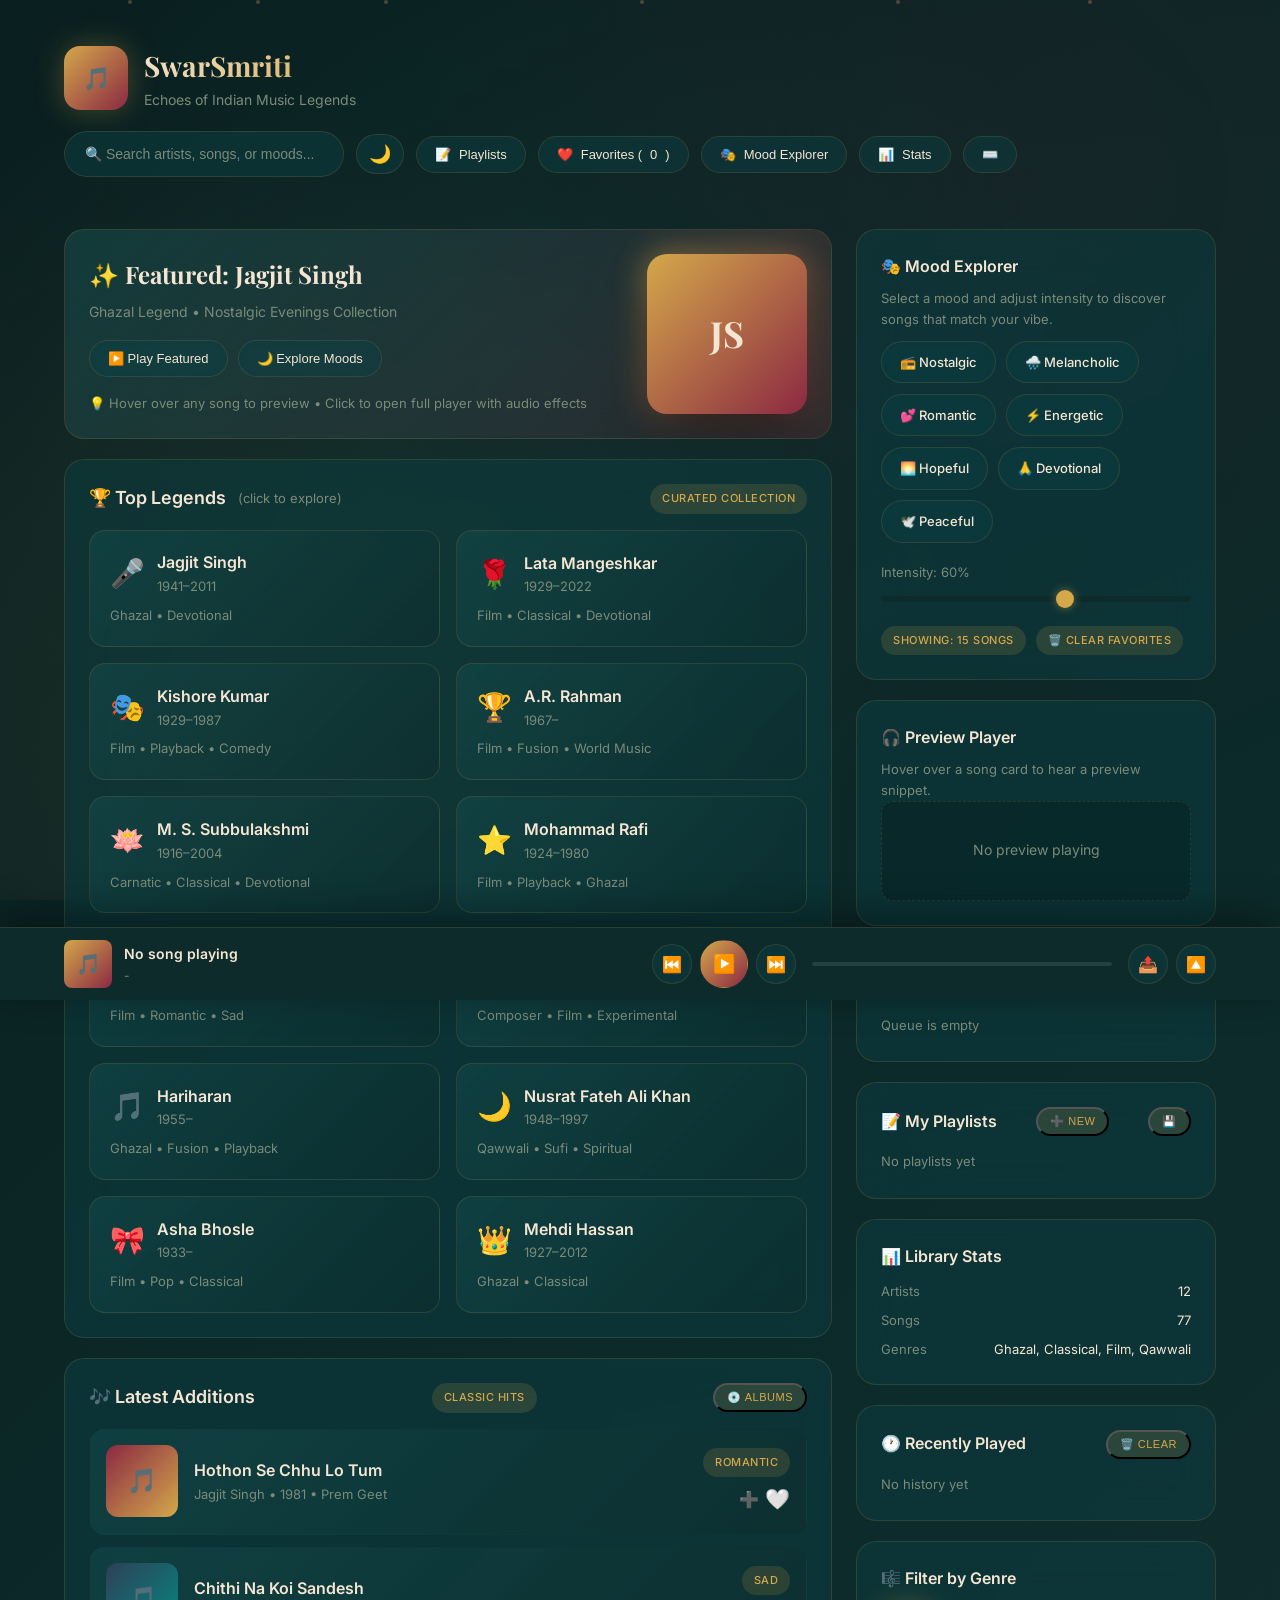
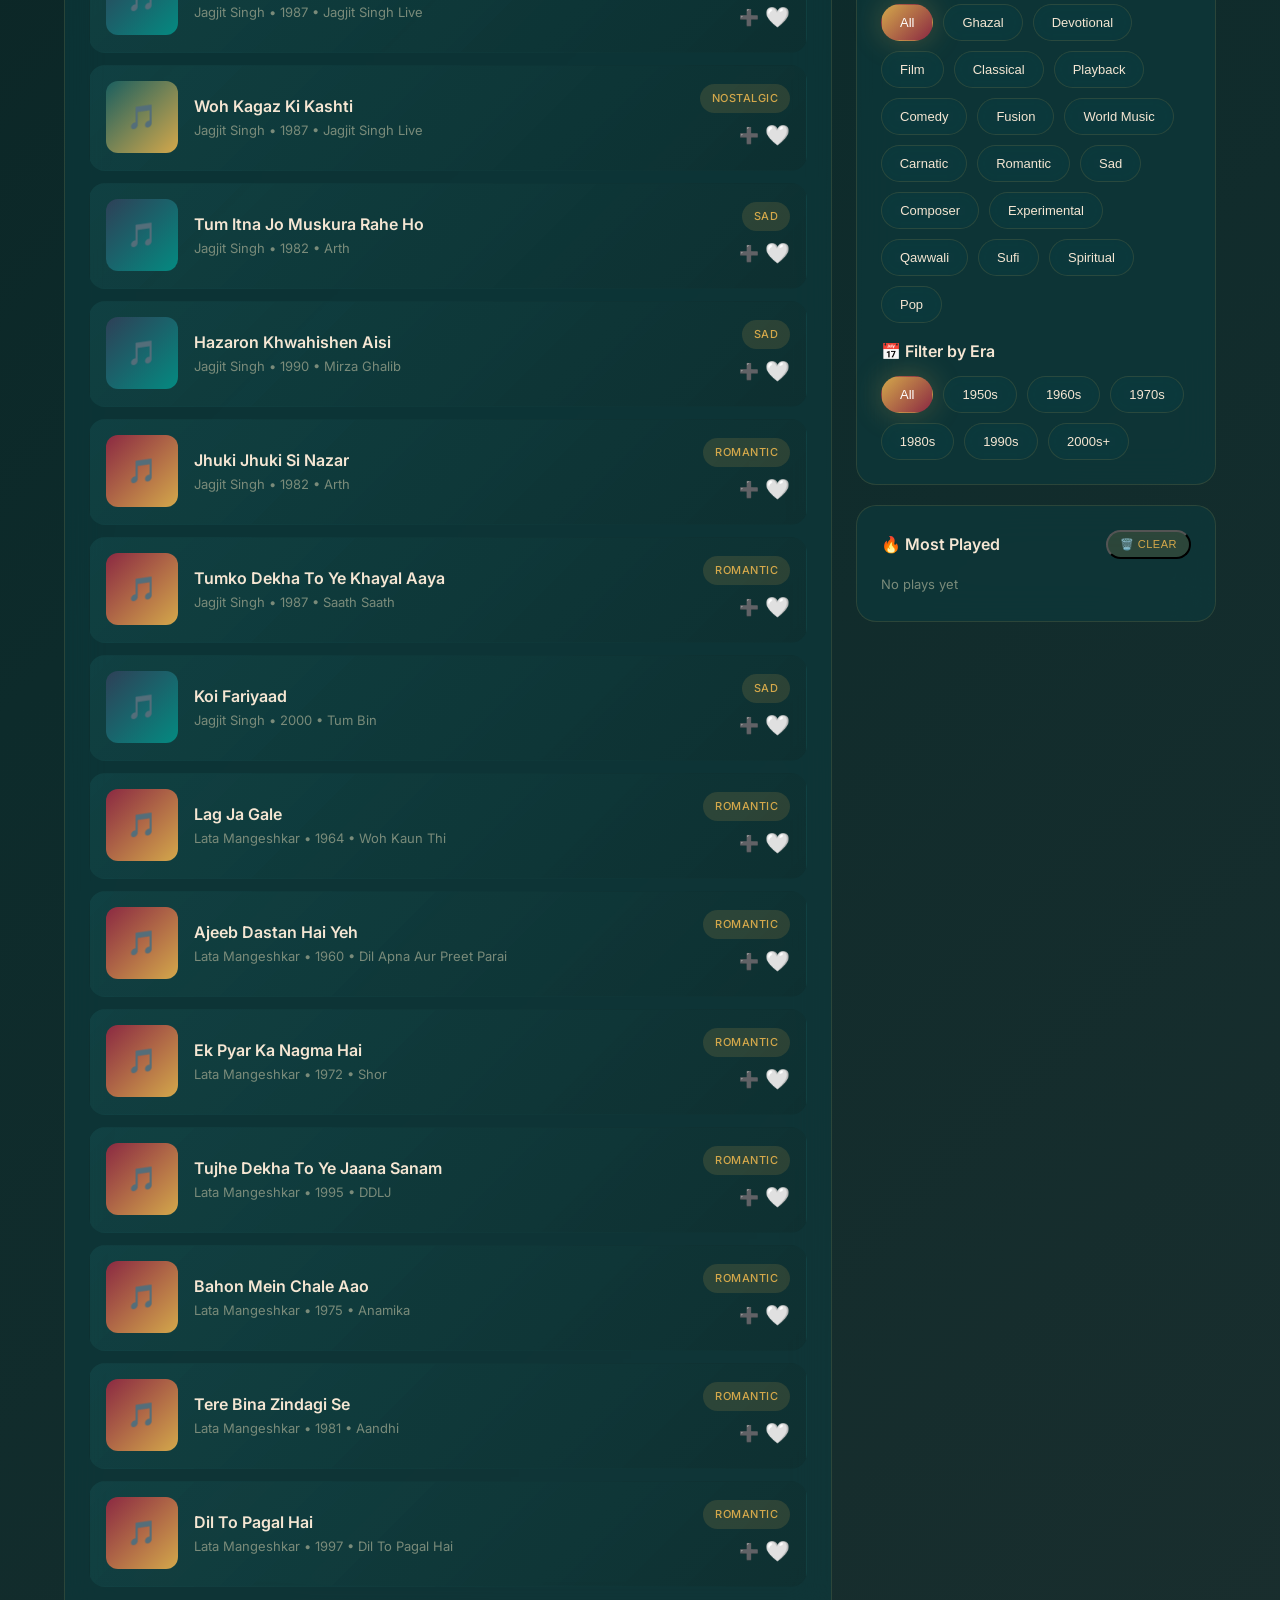
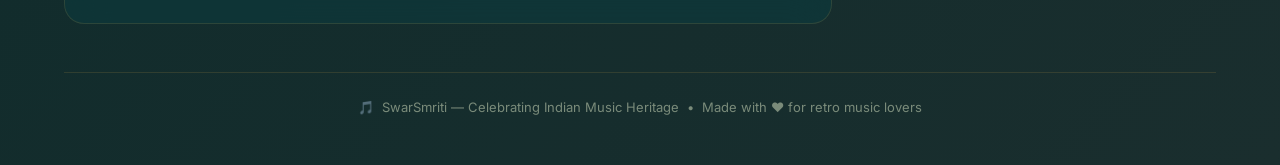
<file: index.html>
<!doctype html>
<html lang="en">

<head>
  <meta charset="utf-8" />
  <meta name="viewport" content="width=device-width,initial-scale=1" />
  <meta name="description"
    content="SwarSmriti - A premium retro Indian music platform celebrating legendary artists and timeless melodies" />
  <meta name="theme-color" content="#0A1F1F" />
  <meta name="apple-mobile-web-app-capable" content="yes" />
  <meta name="apple-mobile-web-app-status-bar-style" content="black-translucent" />
  <meta name="apple-mobile-web-app-title" content="SwarSmriti" />
  <title>SwarSmriti — Echoes of Indian Music Legends</title>

  <!-- Favicon and Icons -->
  <link rel="icon" type="image/svg+xml" href="favicon.svg">
  <link rel="apple-touch-icon" href="icons/icon.svg">

  <!-- PWA Manifest -->
  <link rel="manifest" href="manifest.json">

  <!-- Fonts -->
  <link rel="preconnect" href="https://fonts.googleapis.com">
  <link rel="preconnect" href="https://fonts.gstatic.com" crossorigin>
  <link
    href="https://fonts.googleapis.com/css2?family=Playfair+Display:wght@400;600;700&family=Inter:wght@300;400;500;600;700&display=swap"
    rel="stylesheet">
  <link rel="stylesheet" href="style.css">
</head>

<body>
  <!-- Floating Particles -->
  <div class="particles">
    <div class="particle"></div>
    <div class="particle"></div>
    <div class="particle"></div>
    <div class="particle"></div>
    <div class="particle"></div>
    <div class="particle"></div>
  </div>

  <div class="container">
    <header>
      <div class="brand">
        <div class="logo">🎵</div>
        <div>
          <h1>SwarSmriti</h1>
          <div class="muted">Echoes of Indian Music Legends</div>
        </div>
      </div>

      <div class="controls">
        <input id="searchInput" class="search" placeholder="🔍 Search artists, songs, or moods..." autocomplete="off" />
        <button class="pill" id="themeToggle" title="Toggle Theme">
          <span>🌙</span>
        </button>
        <button class="pill" id="viewPlaylists">
          <span>📝</span> Playlists
        </button>
        <button class="pill" id="viewFavorites">
          <span>❤️</span> Favorites (<span id="favCount">0</span>)
        </button>
        <button class="pill" id="navMood">
          <span>🎭</span> Mood Explorer
        </button>
        <button class="pill" id="viewStats" onclick="showStatistics()">
          <span>📊</span> Stats
        </button>
        <button class="pill" id="keyboardShortcutsBtn" title="Keyboard Shortcuts" onclick="showKeyboardShortcuts()">
          <span>⌨️</span>
        </button>
      </div>
    </header>

    <main>
      <section>
        <!-- Home Hero -->
        <div class="card hero" id="homeHero">
          <div style="flex:1">
            <div style="display:flex;align-items:center;justify-content:space-between;gap:16px;flex-wrap:wrap">
              <div>
                <h2 id="featuredTitle">✨ Featured: Jagjit Singh</h2>
                <div class="muted">Ghazal Legend • Nostalgic Evenings Collection</div>
              </div>
              <div style="display:flex;gap:10px;align-items:center;flex-wrap:wrap">
                <button class="chip" id="playFeatured">▶️ Play Featured</button>
                <button class="chip" id="openMood">🌙 Explore Moods</button>
              </div>
            </div>
            <p class="small muted" style="margin-top:16px">
              💡 Hover over any song to preview • Click to open full player with audio effects
            </p>
          </div>
          <div class="art">JS</div>
        </div>

        <div style="height:20px"></div>

        <!-- Top Legends Section -->
        <div class="card">
          <div style="display:flex;align-items:center;justify-content:space-between;margin-bottom:16px">
            <div style="display:flex;gap:12px;align-items:center">
              <strong style="font-size:18px">🏆 Top Legends</strong>
              <span class="muted small">(click to explore)</span>
            </div>
            <div class="badge">Curated Collection</div>
          </div>
          <div class="grid" id="artistsGrid"></div>
        </div>

        <div style="height:20px"></div>

        <!-- Songs List Section -->
        <div class="card">
          <div style="display:flex;align-items:center;justify-content:space-between;margin-bottom:16px">
            <strong style="font-size:18px" id="listTitle">🎶 Latest Additions</strong>
            <div class="badge">Classic Hits</div>
          </div>
          <div id="songsList"></div>
        </div>
      </section>

      <!-- Right Sidebar -->
      <aside class="right-col">
        <div class="card">
          <strong style="font-size:16px">🎭 Mood Explorer</strong>
          <p class="muted small" style="margin-top:8px">Select a mood and adjust intensity to discover songs that match
            your vibe.</p>
          <div id="moodChips" class="moodRow"></div>

          <div style="margin-top:16px">
            <label class="muted small">Intensity: <span id="intensityVal">60</span>%</label>
            <input id="intensity" class="slider" type="range" min="0" max="100" value="60" />
          </div>

          <div style="height:16px"></div>
          <div style="display:flex;gap:10px;align-items:center;flex-wrap:wrap">
            <div class="badge">Showing: <span id="resultsCount">0</span> songs</div>
            <div class="badge" id="clearFav" style="cursor:pointer">🗑️ Clear favorites</div>
          </div>
        </div>

        <div class="card">
          <strong style="font-size:16px">🎧 Preview Player</strong>
          <p class="muted small" style="margin-top:8px">Hover over a song card to hear a preview snippet.</p>
          <div id="previewArea">
            <span class="muted">No preview playing</span>
          </div>
        </div>

        <!-- Play Queue -->
        <div class="card">
          <div style="display:flex;justify-content:space-between;align-items:center;margin-bottom:12px">
            <strong style="font-size:16px">📋 Play Queue</strong>
            <button class="badge" id="clearQueue" style="cursor:pointer">🗑️ Clear</button>
          </div>
          <div id="queueList" style="max-height:200px;overflow-y:auto">
            <span class="muted small">Queue is empty</span>
          </div>
        </div>

        <!-- Playlists -->
        <div class="card">
          <div style="display:flex;justify-content:space-between;align-items:center;margin-bottom:12px">
            <strong style="font-size:16px">📝 My Playlists</strong>
            <button class="badge" id="newPlaylist" style="cursor:pointer">➕ New</button>
          </div>
          <div id="playlistsList" style="max-height:180px;overflow-y:auto">
            <span class="muted small">No playlists yet</span>
          </div>
        </div>

        <!-- Quick Stats -->
        <div class="card">
          <strong style="font-size:16px">📊 Library Stats</strong>
          <div style="margin-top:12px;display:grid;gap:8px">
            <div style="display:flex;justify-content:space-between">
              <span class="muted small">Artists</span>
              <span class="small" id="statArtists">10</span>
            </div>
            <div style="display:flex;justify-content:space-between">
              <span class="muted small">Songs</span>
              <span class="small" id="statSongs">15</span>
            </div>
            <div style="display:flex;justify-content:space-between">
              <span class="muted small">Genres</span>
              <span class="small">Ghazal, Classical, Film, Qawwali</span>
            </div>
          </div>
        </div>

        <!-- Recently Played -->
        <div class="card">
          <div style="display:flex;justify-content:space-between;align-items:center;margin-bottom:12px">
            <strong style="font-size:16px">🕐 Recently Played</strong>
            <button class="badge" id="clearRecent" style="cursor:pointer">🗑️ Clear</button>
          </div>
          <div id="recentlyPlayedList" style="max-height:180px;overflow-y:auto">
            <span class="muted small">No history yet</span>
          </div>
        </div>

        <!-- Genre & Era Filters -->
        <div class="card">
          <strong style="font-size:16px">🎼 Filter by Genre</strong>
          <div id="genreFilters" class="moodRow" style="margin-top:12px">
            <!-- Will be populated by JavaScript -->
          </div>
          <div style="margin-top:16px">
            <strong style="font-size:16px">📅 Filter by Era</strong>
            <div id="eraFilters" class="moodRow" style="margin-top:12px">
              <!-- Will be populated by JavaScript -->
            </div>
          </div>
        </div>

        <!-- Most Played -->
        <div class="card">
          <div style="display:flex;justify-content:space-between;align-items:center;margin-bottom:12px">
            <strong style="font-size:16px">🔥 Most Played</strong>
            <button class="badge" id="clearPlayCounts" style="cursor:pointer">🗑️ Clear</button>
          </div>
          <div id="mostPlayedList" style="max-height:180px;overflow-y:auto">
            <span class="muted small">No plays yet</span>
          </div>
        </div>
      </aside>
    </main>

    <footer>
      <div style="display:flex;align-items:center;justify-content:center;gap:8px">
        <span>🎵</span>
        <span>SwarSmriti — Celebrating Indian Music Heritage</span>
        <span>•</span>
        <span>Made with ❤️ for retro music lovers</span>
      </div>
    </footer>
  </div>

  <!-- Modal Player -->
  <div id="modal" style="display:none" class="modal">
    <div class="player card">
      <div style="display:flex;justify-content:space-between;align-items:center;gap:16px;flex-wrap:wrap">
        <div style="flex:1;min-width:0">
          <strong id="modalTitle" style="font-size:20px">Song title</strong>
          <div class="muted small" id="modalArtist">artist</div>
        </div>
        <div style="display:flex;align-items:center;gap:12px">
          <!-- Volume Control -->
          <div id="volumeControl" style="display:flex;align-items:center;gap:8px">
            <span id="volumeIcon" title="Click to mute (M)">🔊</span>
            <input id="volumeSlider" class="slider" type="range" min="0" max="1" step="0.05" value="1"
              style="width:80px" title="Volume (↑/↓)" />
            <span id="volumeVal" class="muted small" style="width:40px;text-align:right">100%</span>
          </div>
          <!-- Share Button -->
          <button class="pill" id="modalShareBtn" title="Share this song" onclick="shareCurrentSong()">📤 Share</button>
          <button class="pill" id="songDetailsBtn" title="Song Details" onclick="showSongDetails()">ℹ️ Info</button>
          <button class="pill" id="sleepTimerBtn" title="Sleep Timer" onclick="showSleepTimer()">⏰ Timer</button>
          <button class="pill" id="shortcutsBtn" title="Keyboard Shortcuts"
            onclick="showKeyboardShortcuts()">⌨️</button>
          <div class="close" id="closeModal">✕</div>
        </div>
      </div>

      <div style="margin-top:20px">
        <!-- Playback Controls Bar -->
        <div id="playbackControls"
          style="display:flex;justify-content:center;gap:12px;margin-bottom:16px;flex-wrap:wrap">
          <button class="pill" id="btnPrev" title="Previous">⏮️ Prev</button>
          <button class="pill" id="btnShuffle" title="Shuffle">🔀 Off</button>
          <button class="pill" id="btnRepeat" title="Repeat">🔁 Off</button>
          <button class="pill" id="btnNext" title="Next">Next ⏭️</button>
        </div>

        <!-- Queue Info -->
        <div style="text-align:center;margin-bottom:12px">
          <span class="muted small">Now playing: <span id="queuePosition">1</span> of <span
              id="queueTotal">1</span></span>
        </div>

        <!-- Audio/YouTube player will be injected here -->
        <div id="modalPlayer"></div>

        <!-- Progress Bar with Seek -->
        <div id="progressContainer" style="margin-top:16px">
          <div style="display:flex;align-items:center;gap:12px">
            <span class="muted small" id="currentTime">0:00</span>
            <div id="progressBar" class="progress-bar">
              <div id="progressFill" class="progress-fill"></div>
              <div id="progressHandle" class="progress-handle"></div>
            </div>
            <span class="muted small" id="totalTime">0:00</span>
          </div>
        </div>

        <!-- Audio Visualizer -->
        <div id="visualizerContainer" style="margin-top:16px;display:flex;justify-content:center">
          <canvas id="visualizer" width="600" height="80"></canvas>
        </div>

        <!-- Effect Controls -->
        <div id="audioControls" style="margin-top:20px;display:grid;gap:12px">
          <div style="display:flex;gap:12px;align-items:center">
            <label style="width:100px" class="muted small">⏩ Playback</label>
            <input id="playbackRate" class="slider" type="range" min="0.5" max="1.6" step="0.01" value="1" />
            <span id="playbackVal" class="muted small" style="width:50px;text-align:right">1.00x</span>
          </div>

          <div style="display:flex;gap:12px;align-items:center">
            <label style="width:100px" class="muted small">🔊 Bass</label>
            <input id="bass" class="slider" type="range" min="-12" max="12" step="0.5" value="0" />
            <span id="bassVal" class="muted small" style="width:50px;text-align:right">0 dB</span>
          </div>

          <div style="display:flex;gap:12px;align-items:center">
            <label style="width:100px" class="muted small">🔔 Treble</label>
            <input id="treble" class="slider" type="range" min="-12" max="12" step="0.5" value="0" />
            <span id="trebleVal" class="muted small" style="width:50px;text-align:right">0 dB</span>
          </div>

          <div style="display:flex;gap:12px;align-items:center">
            <label style="width:100px" class="muted small">🏛️ Reverb</label>
            <input id="reverb" class="slider" type="range" min="0" max="1" step="0.05" value="0" />
            <span id="reverbVal" class="muted small" style="width:50px;text-align:right">0%</span>
          </div>

          <div style="display:flex;gap:12px;align-items:center">
            <label style="width:100px" class="muted small">🎤 Vocal</label>
            <button id="vocalToggle" class="pill">Center Cancel: Off</button>
          </div>

          <!-- Equalizer Presets -->
          <div style="display:flex;gap:12px;align-items:center;margin-top:8px">
            <label style="width:100px" class="muted small">🎚️ Presets</label>
            <div style="display:flex;gap:8px;flex-wrap:wrap;flex:1">
              <button class="chip eq-preset" data-preset="normal"
                onclick="applyEqualizerPreset('normal')">Normal</button>
              <button class="chip eq-preset" data-preset="rock" onclick="applyEqualizerPreset('rock')">Rock</button>
              <button class="chip eq-preset" data-preset="pop" onclick="applyEqualizerPreset('pop')">Pop</button>
              <button class="chip eq-preset" data-preset="classical"
                onclick="applyEqualizerPreset('classical')">Classical</button>
              <button class="chip eq-preset" data-preset="jazz" onclick="applyEqualizerPreset('jazz')">Jazz</button>
              <button class="chip eq-preset" data-preset="bass" onclick="applyEqualizerPreset('bass')">Bass
                Boost</button>
            </div>
          </div>
        </div>
      </div>
    </div>
  </div>

  <!-- Playlist Creation Modal -->
  <div id="playlistModal" class="modal" style="display:none">
    <div class="player card" style="max-width:400px">
      <div style="display:flex;justify-content:space-between;align-items:center">
        <strong style="font-size:18px">📝 Create Playlist</strong>
        <div class="close" id="closePlaylistModal">✕</div>
      </div>
      <div style="margin-top:20px">
        <input type="text" id="playlistNameInput" class="search" placeholder="Enter playlist name..."
          style="width:100%;min-width:auto">
        <div style="margin-top:16px;display:flex;gap:10px;justify-content:flex-end">
          <button class="pill" id="cancelPlaylist">Cancel</button>
          <button class="chip active" id="createPlaylist">Create</button>
        </div>
      </div>
    </div>
  </div>

  <!-- Add to Playlist Modal -->
  <div id="addToPlaylistModal" class="modal" style="display:none">
    <div class="player card" style="max-width:400px">
      <div style="display:flex;justify-content:space-between;align-items:center">
        <strong style="font-size:18px">➕ Add to Playlist</strong>
        <div class="close" id="closeAddToPlaylistModal">✕</div>
      </div>
      <div style="margin-top:20px">
        <div id="playlistOptions" style="max-height:250px;overflow-y:auto">
          <span class="muted small">No playlists available</span>
        </div>
      </div>
    </div>
  </div>

  <!-- Song Details Modal -->
  <div id="songDetailsModal" class="modal" style="display:none">
    <div class="player card" style="max-width:500px">
      <div style="display:flex;justify-content:space-between;align-items:center">
        <strong style="font-size:18px">ℹ️ Song Details</strong>
        <div class="close" id="closeSongDetailsModal">✕</div>
      </div>
      <div id="songDetailsContent" style="margin-top:20px">
        <!-- Content will be populated by JavaScript -->
      </div>
    </div>
  </div>

  <!-- Sleep Timer Modal -->
  <div id="sleepTimerModal" class="modal" style="display:none">
    <div class="player card" style="max-width:400px">
      <div style="display:flex;justify-content:space-between;align-items:center">
        <strong style="font-size:18px">⏰ Sleep Timer</strong>
        <div class="close" id="closeSleepTimerModal">✕</div>
      </div>
      <div style="margin-top:20px">
        <div style="margin-bottom:16px">
          <label class="muted small" style="display:block;margin-bottom:8px">Timer Duration</label>
          <div style="display:flex;gap:8px;flex-wrap:wrap">
            <button class="chip timer-option" data-minutes="5" onclick="setSleepTimer(5)">5 min</button>
            <button class="chip timer-option" data-minutes="10" onclick="setSleepTimer(10)">10 min</button>
            <button class="chip timer-option" data-minutes="15" onclick="setSleepTimer(15)">15 min</button>
            <button class="chip timer-option" data-minutes="30" onclick="setSleepTimer(30)">30 min</button>
            <button class="chip timer-option" data-minutes="60" onclick="setSleepTimer(60)">60 min</button>
            <button class="chip timer-option" data-minutes="0" onclick="cancelSleepTimer()">Cancel</button>
          </div>
        </div>
        <div id="sleepTimerStatus" class="muted small"
          style="text-align:center;padding:12px;background:rgba(255,255,255,0.05);border-radius:8px">
          Timer not set
        </div>
      </div>
    </div>
  </div>

  <!-- Statistics Modal -->
  <div id="statsModal" class="modal" style="display:none">
    <div class="player card" style="max-width:600px">
      <div style="display:flex;justify-content:space-between;align-items:center">
        <strong style="font-size:18px">📊 Listening Statistics</strong>
        <div class="close" id="closeStatsModal">✕</div>
      </div>
      <div id="statsContent" style="margin-top:20px">
        <!-- Content will be populated by JavaScript -->
      </div>
    </div>
  </div>

  <script src="data.js"></script>
  <script src="script.js"></script>

  <!-- Service Worker Registration -->
  <script>
    // Register Service Worker for PWA
    if ('serviceWorker' in navigator) {
      window.addEventListener('load', () => {
        navigator.serviceWorker.register('/sw.js')
          .then((registration) => {
            console.log('SW registered:', registration.scope);
          })
          .catch((error) => {
            console.log('SW registration failed:', error);
          });
      });
    }

    // PWA Install Prompt
    let deferredPrompt;
    window.addEventListener('beforeinstallprompt', (e) => {
      e.preventDefault();
      deferredPrompt = e;

      // Show install button if not already added
      if (!document.getElementById('pwaInstallBtn')) {
        const installBtn = document.createElement('button');
        installBtn.id = 'pwaInstallBtn';
        installBtn.className = 'pill pwa-install-btn';
        installBtn.innerHTML = '📲 Install App';
        installBtn.title = 'Install SwarSmriti as an app';
        installBtn.onclick = installPWA;

        // Add to header controls
        const controls = document.querySelector('.controls');
        if (controls) {
          controls.insertBefore(installBtn, controls.firstChild);
        }
      }
    });

    function installPWA() {
      if (!deferredPrompt) return;

      deferredPrompt.prompt();
      deferredPrompt.userChoice.then((choiceResult) => {
        if (choiceResult.outcome === 'accepted') {
          console.log('User accepted the install prompt');
          const btn = document.getElementById('pwaInstallBtn');
          if (btn) btn.remove();
        }
        deferredPrompt = null;
      });
    }

    // Handle app installed
    window.addEventListener('appinstalled', () => {
      console.log('PWA was installed');
      deferredPrompt = null;
      const btn = document.getElementById('pwaInstallBtn');
      if (btn) btn.remove();
    });
  </script>
</body>

</html>
</file>
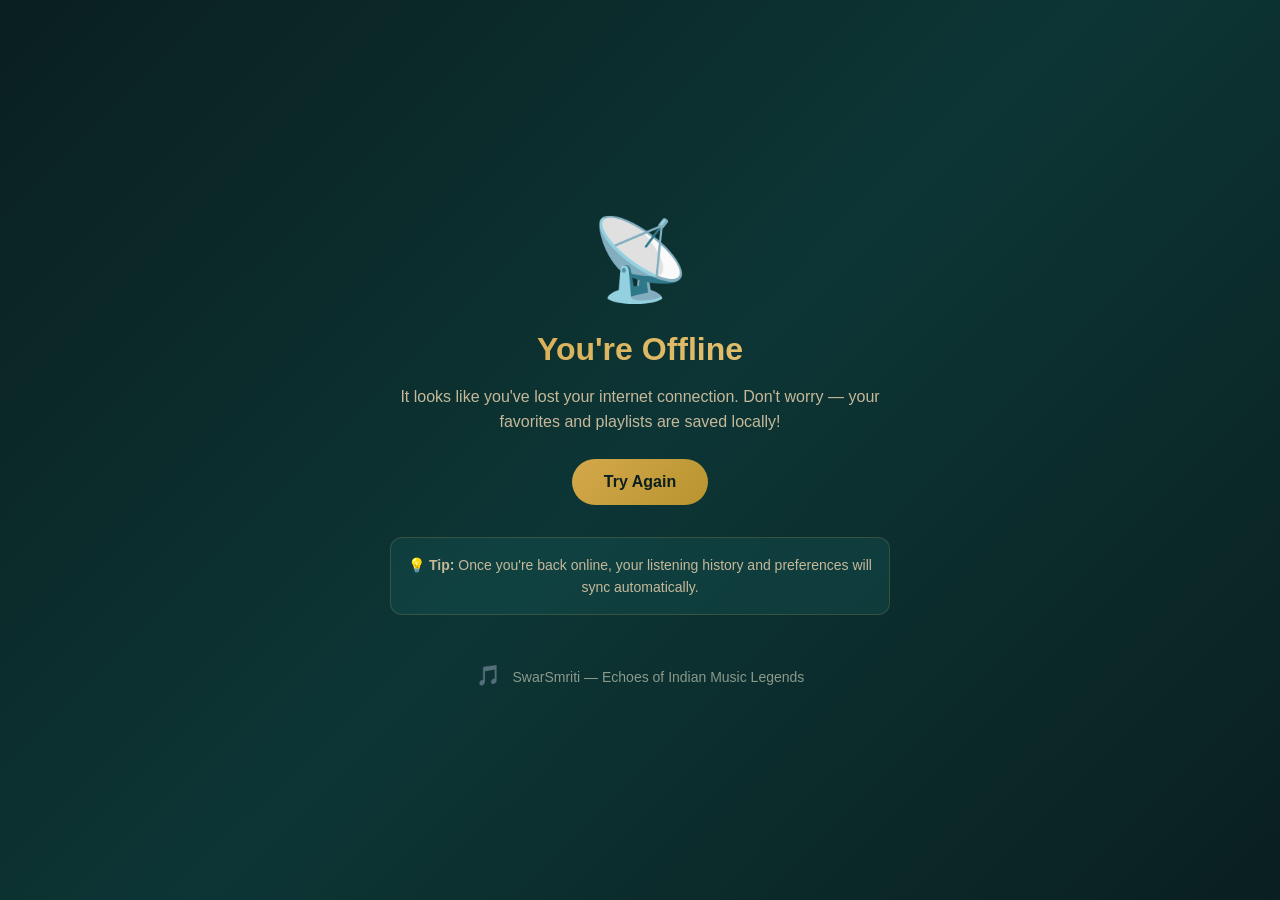
<file: offline.html>
<!doctype html>
<html lang="en">

<head>
    <meta charset="utf-8" />
    <meta name="viewport" content="width=device-width,initial-scale=1" />
    <meta name="theme-color" content="#0A1F1F" />
    <title>Offline - SwarSmriti</title>
    <link rel="icon" type="image/svg+xml" href="favicon.svg">
    <style>
        * {
            margin: 0;
            padding: 0;
            box-sizing: border-box;
        }

        body {
            font-family: 'Inter', -apple-system, BlinkMacSystemFont, 'Segoe UI', sans-serif;
            background: linear-gradient(135deg, #0A1F1F 0%, #0D3535 50%, #0A1F1F 100%);
            color: #F5F0E6;
            min-height: 100vh;
            display: flex;
            align-items: center;
            justify-content: center;
            text-align: center;
            padding: 20px;
        }

        .container {
            max-width: 500px;
        }

        .icon {
            font-size: 80px;
            margin-bottom: 24px;
            animation: pulse 2s ease-in-out infinite;
        }

        @keyframes pulse {

            0%,
            100% {
                transform: scale(1);
                opacity: 1;
            }

            50% {
                transform: scale(1.1);
                opacity: 0.8;
            }
        }

        h1 {
            font-size: 32px;
            font-weight: 700;
            margin-bottom: 16px;
            background: linear-gradient(135deg, #D4A84B, #E8C77B);
            -webkit-background-clip: text;
            -webkit-text-fill-color: transparent;
            background-clip: text;
        }

        p {
            color: #C5B99A;
            font-size: 16px;
            line-height: 1.6;
            margin-bottom: 24px;
        }

        .retry-btn {
            display: inline-block;
            padding: 14px 32px;
            background: linear-gradient(135deg, #D4A84B, #B8942F);
            color: #0A1F1F;
            font-weight: 600;
            border: none;
            border-radius: 50px;
            cursor: pointer;
            font-size: 16px;
            transition: all 0.3s ease;
            text-decoration: none;
        }

        .retry-btn:hover {
            transform: translateY(-2px);
            box-shadow: 0 8px 25px rgba(212, 168, 75, 0.3);
        }

        .note {
            margin-top: 32px;
            padding: 16px;
            background: rgba(26, 95, 95, 0.3);
            border-radius: 12px;
            border: 1px solid rgba(212, 168, 75, 0.2);
        }

        .note p {
            font-size: 14px;
            margin-bottom: 0;
        }

        .brand {
            margin-top: 48px;
            font-size: 14px;
            color: #8B9A8B;
        }

        .brand span {
            font-size: 20px;
            margin-right: 8px;
        }
    </style>
</head>

<body>
    <div class="container">
        <div class="icon">📡</div>
        <h1>You're Offline</h1>
        <p>
            It looks like you've lost your internet connection.
            Don't worry — your favorites and playlists are saved locally!
        </p>

        <button class="retry-btn" onclick="window.location.reload()">
            Try Again
        </button>

        <div class="note">
            <p>
                💡 <strong>Tip:</strong> Once you're back online, your listening history
                and preferences will sync automatically.
            </p>
        </div>

        <div class="brand">
            <span>🎵</span>
            SwarSmriti — Echoes of Indian Music Legends
        </div>
    </div>

    <script>
        // Auto-retry when connection is restored
        window.addEventListener('online', () => {
            window.location.reload();
        });
    </script>
</body>

</html>
</file>
<file: style.css>
/* SwarSmriti - Premium Retro Music Platform */
/* Color Palette: Deep Teal, Amber Gold, Burgundy, Vintage Cream */

:root {
  /* Core Colors */
  --bg-primary: #0A1F1F;
  --bg-secondary: #0D2B2B;
  --bg-card: rgba(13, 59, 62, 0.6);
  --bg-card-hover: rgba(13, 59, 62, 0.85);

  /* Accent Colors */
  --accent-gold: #D4A84B;
  --accent-gold-light: #E8C97A;
  --accent-burgundy: #8B2942;
  --accent-teal: #1A5F5F;

  /* Text Colors */
  --text-primary: #F5E6D3;
  --text-secondary: #B8A88A;
  --text-muted: #7A8B7A;

  /* Effects */
  --glass-border: rgba(212, 168, 75, 0.15);
  --glow-gold: 0 0 30px rgba(212, 168, 75, 0.3);
  --shadow-lg: 0 25px 50px -12px rgba(0, 0, 0, 0.5);

  /* Gradients */
  --gradient-bg: linear-gradient(135deg, #0A1F1F 0%, #0D2B2B 50%, #1A2E2E 100%);
  --gradient-card: linear-gradient(135deg, rgba(26, 95, 95, 0.3) 0%, rgba(13, 43, 43, 0.5) 100%);
  --gradient-accent: linear-gradient(135deg, #D4A84B 0%, #8B2942 100%);
}

/* Reset & Base */
*,
*::before,
*::after {
  box-sizing: border-box;
  margin: 0;
  padding: 0;
}

body {
  font-family: 'Inter', -apple-system, BlinkMacSystemFont, 'Segoe UI', sans-serif;
  background: var(--gradient-bg);
  color: var(--text-primary);
  min-height: 100vh;
  line-height: 1.6;
  overflow-x: hidden;
}

/* Animated Background */
body::before {
  content: '';
  position: fixed;
  top: 0;
  left: 0;
  right: 0;
  bottom: 0;
  background:
    radial-gradient(circle at 20% 80%, rgba(212, 168, 75, 0.08) 0%, transparent 50%),
    radial-gradient(circle at 80% 20%, rgba(139, 41, 66, 0.08) 0%, transparent 50%),
    radial-gradient(circle at 40% 40%, rgba(26, 95, 95, 0.1) 0%, transparent 60%);
  pointer-events: none;
  z-index: -1;
  animation: backgroundPulse 15s ease-in-out infinite;
}

@keyframes backgroundPulse {

  0%,
  100% {
    opacity: 1;
  }

  50% {
    opacity: 0.7;
  }
}

/* Floating Particles */
.particles {
  position: fixed;
  top: 0;
  left: 0;
  right: 0;
  bottom: 0;
  pointer-events: none;
  overflow: hidden;
  z-index: -1;
}

.particle {
  position: absolute;
  width: 4px;
  height: 4px;
  background: var(--accent-gold);
  border-radius: 50%;
  opacity: 0.3;
  animation: float 20s infinite ease-in-out;
}

.particle:nth-child(1) {
  left: 10%;
  animation-delay: 0s;
  animation-duration: 25s;
}

.particle:nth-child(2) {
  left: 20%;
  animation-delay: 2s;
  animation-duration: 20s;
}

.particle:nth-child(3) {
  left: 30%;
  animation-delay: 4s;
  animation-duration: 28s;
}

.particle:nth-child(4) {
  left: 50%;
  animation-delay: 1s;
  animation-duration: 22s;
}

.particle:nth-child(5) {
  left: 70%;
  animation-delay: 3s;
  animation-duration: 26s;
}

.particle:nth-child(6) {
  left: 85%;
  animation-delay: 5s;
  animation-duration: 24s;
}

@keyframes float {

  0%,
  100% {
    transform: translateY(100vh) rotate(0deg);
    opacity: 0;
  }

  10% {
    opacity: 0.4;
  }

  90% {
    opacity: 0.4;
  }

  100% {
    transform: translateY(-100vh) rotate(720deg);
    opacity: 0;
  }
}

/* Container */
.container {
  max-width: 1200px;
  margin: 0 auto;
  padding: 24px;
}

/* Header */
header {
  display: flex;
  align-items: center;
  justify-content: space-between;
  padding: 20px 0;
  margin-bottom: 32px;
  flex-wrap: wrap;
  gap: 20px;
}

.brand {
  display: flex;
  align-items: center;
  gap: 16px;
}

.logo {
  width: 64px;
  height: 64px;
  background: var(--gradient-accent);
  border-radius: 16px;
  display: grid;
  place-items: center;
  font-family: 'Playfair Display', serif;
  font-weight: 700;
  font-size: 22px;
  color: var(--text-primary);
  box-shadow: var(--glow-gold);
  transition: transform 0.3s ease, box-shadow 0.3s ease;
}

.logo:hover {
  transform: scale(1.05) rotate(-3deg);
  box-shadow: 0 0 50px rgba(212, 168, 75, 0.5);
}

h1 {
  font-family: 'Playfair Display', serif;
  font-size: 28px;
  font-weight: 700;
  background: linear-gradient(135deg, var(--text-primary) 0%, var(--accent-gold) 100%);
  -webkit-background-clip: text;
  -webkit-text-fill-color: transparent;
  background-clip: text;
}

.controls {
  display: flex;
  gap: 12px;
  align-items: center;
  flex-wrap: wrap;
}

/* Search Input */
.search {
  padding: 14px 20px;
  border-radius: 50px;
  background: var(--bg-card);
  border: 1px solid var(--glass-border);
  color: var(--text-primary);
  font-size: 14px;
  min-width: 280px;
  backdrop-filter: blur(10px);
  transition: all 0.3s ease;
}

.search::placeholder {
  color: var(--text-muted);
}

.search:focus {
  outline: none;
  border-color: var(--accent-gold);
  box-shadow: 0 0 20px rgba(212, 168, 75, 0.2);
}

/* Pills & Chips */
.pill,
.chip {
  padding: 10px 18px;
  border-radius: 50px;
  background: var(--bg-card);
  border: 1px solid var(--glass-border);
  color: var(--text-primary);
  font-size: 13px;
  font-weight: 500;
  cursor: pointer;
  transition: all 0.3s ease;
  backdrop-filter: blur(10px);
  display: inline-flex;
  align-items: center;
  gap: 8px;
}

.pill:hover,
.chip:hover {
  background: var(--bg-card-hover);
  border-color: var(--accent-gold);
  transform: translateY(-2px);
  box-shadow: 0 8px 25px rgba(0, 0, 0, 0.3);
}

.chip.active {
  background: var(--gradient-accent);
  border-color: var(--accent-gold);
  box-shadow: var(--glow-gold);
}

/* Main Layout */
main {
  display: grid;
  grid-template-columns: 1fr 360px;
  gap: 24px;
  align-items: start;
}

/* Cards - Glassmorphism */
.card {
  background: var(--bg-card);
  backdrop-filter: blur(20px);
  border: 1px solid var(--glass-border);
  border-radius: 20px;
  padding: 24px;
  transition: all 0.3s ease;
}

.card:hover {
  border-color: rgba(212, 168, 75, 0.3);
}

/* Hero Card */
.hero {
  display: flex;
  align-items: center;
  gap: 24px;
  background: linear-gradient(135deg, rgba(26, 95, 95, 0.4) 0%, rgba(139, 41, 66, 0.2) 100%);
  position: relative;
  overflow: hidden;
}

.hero::before {
  content: '';
  position: absolute;
  top: -50%;
  right: -20%;
  width: 400px;
  height: 400px;
  background: radial-gradient(circle, rgba(212, 168, 75, 0.1) 0%, transparent 70%);
  pointer-events: none;
}

.art {
  width: 160px;
  height: 160px;
  border-radius: 20px;
  background: var(--gradient-accent);
  display: grid;
  place-items: center;
  font-family: 'Playfair Display', serif;
  font-size: 36px;
  font-weight: 700;
  color: var(--text-primary);
  box-shadow: var(--shadow-lg);
  position: relative;
  flex-shrink: 0;
}

.art::after {
  content: '';
  position: absolute;
  inset: -3px;
  border-radius: 23px;
  background: var(--gradient-accent);
  z-index: -1;
  filter: blur(15px);
  opacity: 0.5;
}

/* Typography */
h2 {
  font-family: 'Playfair Display', serif;
  font-size: 24px;
  font-weight: 700;
  margin-bottom: 8px;
  color: var(--text-primary);
}

.muted {
  color: var(--text-muted);
  font-size: 14px;
}

.small {
  font-size: 13px;
}

strong {
  color: var(--text-primary);
  font-weight: 600;
}

/* Grid Layout */
.grid {
  display: grid;
  grid-template-columns: repeat(auto-fill, minmax(240px, 1fr));
  gap: 16px;
}

/* Artist Cards */
.artist-card {
  padding: 20px;
  border-radius: 16px;
  background: var(--gradient-card);
  border: 1px solid var(--glass-border);
  cursor: pointer;
  transition: all 0.4s cubic-bezier(0.175, 0.885, 0.32, 1.275);
  position: relative;
  overflow: hidden;
}

.artist-card::before {
  content: '';
  position: absolute;
  top: 0;
  left: -100%;
  width: 100%;
  height: 100%;
  background: linear-gradient(90deg, transparent, rgba(212, 168, 75, 0.1), transparent);
  transition: left 0.5s ease;
}

.artist-card:hover {
  transform: translateY(-8px) scale(1.02);
  border-color: var(--accent-gold);
  box-shadow: 0 20px 40px rgba(0, 0, 0, 0.4), var(--glow-gold);
}

.artist-card:hover::before {
  left: 100%;
}

/* Song Cards */
.song-card {
  display: flex;
  align-items: center;
  gap: 16px;
  padding: 16px;
  border-radius: 16px;
  background: var(--gradient-card);
  border: 1px solid transparent;
  cursor: pointer;
  transition: all 0.3s ease;
  margin-bottom: 12px;
}

.song-card:hover {
  transform: translateX(8px);
  background: var(--bg-card-hover);
  border-color: var(--accent-gold);
  box-shadow: 0 10px 30px rgba(0, 0, 0, 0.3);
}

.song-thumb,
.song-thumb-wrap img {
  width: 72px;
  height: 72px;
  border-radius: 12px;
  background: var(--gradient-accent);
  display: grid;
  place-items: center;
  font-size: 24px;
  flex-shrink: 0;
  object-fit: cover;
}

/* Badges */
.badge {
  padding: 6px 12px;
  border-radius: 20px;
  background: rgba(212, 168, 75, 0.15);
  font-size: 11px;
  color: var(--accent-gold);
  font-weight: 500;
  text-transform: uppercase;
  letter-spacing: 0.5px;
}

/* Favorites Heart */
.fav {
  font-size: 20px;
  cursor: pointer;
  transition: all 0.3s ease;
  color: var(--text-muted);
}

.fav:hover {
  transform: scale(1.3);
  color: var(--accent-burgundy);
}

/* Right Column */
.right-col {
  position: sticky;
  top: 24px;
  display: flex;
  flex-direction: column;
  gap: 20px;
}

/* Mood Chips */
.moodRow {
  display: flex;
  flex-wrap: wrap;
  gap: 10px;
  margin-top: 12px;
}

/* Slider */
.slider {
  width: 100%;
  height: 6px;
  border-radius: 3px;
  background: var(--bg-secondary);
  appearance: none;
  cursor: pointer;
}

.slider::-webkit-slider-thumb {
  appearance: none;
  width: 18px;
  height: 18px;
  border-radius: 50%;
  background: var(--accent-gold);
  cursor: pointer;
  box-shadow: 0 0 10px rgba(212, 168, 75, 0.5);
  transition: transform 0.2s ease;
}

.slider::-webkit-slider-thumb:hover {
  transform: scale(1.2);
}

/* Preview Area */
#previewArea {
  min-height: 100px;
  display: grid;
  place-items: center;
  border-radius: 12px;
  background: rgba(0, 0, 0, 0.2);
  border: 1px dashed var(--glass-border);
  color: var(--text-muted);
}

/* Footer */
footer {
  margin-top: 48px;
  padding: 24px 0;
  text-align: center;
  color: var(--text-muted);
  font-size: 13px;
  border-top: 1px solid var(--glass-border);
}

/* Modal */
.modal {
  position: fixed;
  inset: 0;
  background: rgba(0, 0, 0, 0.85);
  backdrop-filter: blur(10px);
  display: grid;
  place-items: center;
  z-index: 1000;
  padding: 20px;
}

.player {
  width: 100%;
  max-width: 800px;
  background: var(--bg-secondary);
  border: 1px solid var(--glass-border);
  border-radius: 24px;
  padding: 32px;
  box-shadow: var(--shadow-lg), var(--glow-gold);
}

.player audio {
  width: 100%;
  margin: 16px 0;
  border-radius: 8px;
}

.close {
  width: 40px;
  height: 40px;
  border-radius: 50%;
  background: var(--bg-card);
  border: 1px solid var(--glass-border);
  display: grid;
  place-items: center;
  cursor: pointer;
  transition: all 0.3s ease;
  font-size: 18px;
}

.close:hover {
  background: var(--accent-burgundy);
  border-color: var(--accent-burgundy);
  transform: rotate(90deg);
}

/* Audio Controls in Modal */
#audioControls label {
  color: var(--text-secondary);
}

#audioControls input[type="range"] {
  flex: 1;
}

/* ========== LIGHT THEME ========== */
[data-theme="light"] {
  --bg-primary: #F8F5F0;
  --bg-secondary: #FFFFFF;
  --bg-card: rgba(255, 255, 255, 0.85);
  --bg-card-hover: rgba(255, 255, 255, 0.95);
  --accent-gold: #B8860B;
  --accent-gold-light: #DAA520;
  --accent-burgundy: #A52A2A;
  --accent-teal: #2E8B8B;
  --text-primary: #1A1A1A;
  --text-secondary: #4A4A4A;
  --text-muted: #6B6B6B;
  --glass-border: rgba(180, 150, 100, 0.3);
  --glow-gold: 0 0 20px rgba(184, 134, 11, 0.2);
  --shadow-lg: 0 15px 35px rgba(0, 0, 0, 0.1);
  --gradient-bg: linear-gradient(135deg, #F8F5F0 0%, #FFFAF5 50%, #F5EDE5 100%);
  --gradient-card: linear-gradient(135deg, rgba(255, 250, 240, 0.8) 0%, rgba(245, 235, 220, 0.6) 100%);
  --gradient-accent: linear-gradient(135deg, #DAA520 0%, #CD5C5C 100%);
}

[data-theme="light"] body::before {
  background:
    radial-gradient(circle at 20% 80%, rgba(184, 134, 11, 0.1) 0%, transparent 50%),
    radial-gradient(circle at 80% 20%, rgba(165, 42, 42, 0.08) 0%, transparent 50%),
    radial-gradient(circle at 40% 40%, rgba(46, 139, 139, 0.1) 0%, transparent 60%);
}

[data-theme="light"] .particle {
  background: var(--accent-burgundy);
  opacity: 0.2;
}

/* Theme Toggle Button */
#themeToggle {
  font-size: 18px;
  padding: 8px 12px;
}

/* ========== PROGRESS BAR ========== */
.progress-bar {
  flex: 1;
  height: 8px;
  background: var(--bg-secondary);
  border-radius: 4px;
  position: relative;
  cursor: pointer;
  overflow: visible;
}

.progress-fill {
  height: 100%;
  background: var(--gradient-accent);
  border-radius: 4px;
  width: 0%;
  transition: width 0.1s linear;
  position: relative;
}

.progress-handle {
  position: absolute;
  right: -8px;
  top: 50%;
  transform: translateY(-50%);
  width: 16px;
  height: 16px;
  background: var(--accent-gold);
  border-radius: 50%;
  box-shadow: 0 0 10px rgba(212, 168, 75, 0.5);
  opacity: 0;
  transition: opacity 0.2s ease;
}

.progress-bar:hover .progress-handle {
  opacity: 1;
}

/* ========== AUDIO VISUALIZER ========== */
#visualizer {
  background: rgba(0, 0, 0, 0.2);
  border-radius: 12px;
  max-width: 100%;
}

#visualizerContainer {
  position: relative;
}

#visualizerContainer::after {
  content: '';
  position: absolute;
  bottom: 0;
  left: 50%;
  transform: translateX(-50%);
  width: 80%;
  height: 20px;
  background: linear-gradient(to top, rgba(212, 168, 75, 0.2), transparent);
  border-radius: 0 0 12px 12px;
  pointer-events: none;
}

/* ========== PLAYLIST STYLES ========== */
.playlist-item {
  display: flex;
  align-items: center;
  justify-content: space-between;
  padding: 10px 12px;
  margin-bottom: 8px;
  border-radius: 10px;
  background: var(--gradient-card);
  border: 1px solid transparent;
  cursor: pointer;
  transition: all 0.3s ease;
}

.playlist-item:hover {
  border-color: var(--accent-gold);
  transform: translateX(4px);
}

.playlist-item .playlist-name {
  flex: 1;
  font-weight: 500;
}

.playlist-item .playlist-count {
  font-size: 12px;
  color: var(--text-muted);
  margin-right: 10px;
}

.playlist-item .delete-playlist {
  color: var(--text-muted);
  opacity: 0;
  transition: opacity 0.2s, color 0.2s;
  cursor: pointer;
}

.playlist-item:hover .delete-playlist {
  opacity: 1;
}

.playlist-item .delete-playlist:hover {
  color: var(--accent-burgundy);
}

/* Add to Playlist Option */
.playlist-option {
  display: flex;
  align-items: center;
  gap: 10px;
  padding: 12px;
  margin-bottom: 8px;
  border-radius: 10px;
  background: var(--gradient-card);
  border: 1px solid transparent;
  cursor: pointer;
  transition: all 0.3s ease;
}

.playlist-option:hover {
  border-color: var(--accent-gold);
  background: var(--bg-card-hover);
}

/* Song Card Add to Playlist Button */
.add-to-playlist-btn {
  padding: 6px 10px;
  font-size: 12px;
  border-radius: 20px;
  background: rgba(212, 168, 75, 0.15);
  border: 1px solid transparent;
  color: var(--accent-gold);
  cursor: pointer;
  transition: all 0.3s ease;
  opacity: 0;
}

.song-card:hover .add-to-playlist-btn {
  opacity: 1;
}

.add-to-playlist-btn:hover {
  background: var(--accent-gold);
  color: var(--bg-primary);
}

/* Theme transition */
*,
*::before,
*::after {
  transition: background-color 0.3s ease, border-color 0.3s ease, color 0.3s ease;
}

/* Responsive Design */
@media (max-width: 1024px) {
  main {
    grid-template-columns: 1fr;
  }

  .right-col {
    position: static;
  }
}

@media (max-width: 768px) {
  header {
    flex-direction: column;
    align-items: flex-start;
  }

  .controls {
    width: 100%;
  }

  .search {
    width: 100%;
    min-width: auto;
  }

  .hero {
    flex-direction: column;
    text-align: center;
  }

  .grid {
    grid-template-columns: 1fr;
  }

  h1 {
    font-size: 24px;
  }

  .art {
    width: 120px;
    height: 120px;
  }
}

/* Animations */
@keyframes fadeInUp {
  from {
    opacity: 0;
    transform: translateY(20px);
  }

  to {
    opacity: 1;
    transform: translateY(0);
  }
}

.card {
  animation: fadeInUp 0.5s ease-out;
}

.artist-card,
.song-card {
  animation: fadeInUp 0.4s ease-out backwards;
}

.artist-card:nth-child(1) {
  animation-delay: 0.1s;
}

.artist-card:nth-child(2) {
  animation-delay: 0.15s;
}

.artist-card:nth-child(3) {
  animation-delay: 0.2s;
}

.artist-card:nth-child(4) {
  animation-delay: 0.25s;
}

.artist-card:nth-child(5) {
  animation-delay: 0.3s;
}

.song-card:nth-child(1) {
  animation-delay: 0.1s;
}

.song-card:nth-child(2) {
  animation-delay: 0.15s;
}

.song-card:nth-child(3) {
  animation-delay: 0.2s;
}

.song-card:nth-child(4) {
  animation-delay: 0.25s;
}

.song-card:nth-child(5) {
  animation-delay: 0.3s;
}

/* ========== DAY 3: MINI PLAYER ========== */
.mini-player {
  position: fixed;
  bottom: -100px;
  left: 0;
  right: 0;
  background: var(--bg-secondary);
  border-top: 1px solid var(--glass-border);
  backdrop-filter: blur(20px);
  z-index: 999;
  transition: bottom 0.4s cubic-bezier(0.175, 0.885, 0.32, 1.275);
  box-shadow: 0 -10px 40px rgba(0, 0, 0, 0.4);
}

.mini-player.visible {
  bottom: 0;
}

.mini-player-content {
  display: flex;
  align-items: center;
  gap: 16px;
  padding: 12px 24px;
  max-width: 1200px;
  margin: 0 auto;
}

.mini-player-info {
  display: flex;
  align-items: center;
  gap: 12px;
  flex: 1;
  min-width: 0;
  cursor: pointer;
}

.mini-thumb {
  width: 48px;
  height: 48px;
  border-radius: 8px;
  background: var(--gradient-accent);
  display: grid;
  place-items: center;
  font-size: 20px;
  flex-shrink: 0;
}

.mini-details {
  min-width: 0;
}

.mini-title {
  font-weight: 600;
  font-size: 14px;
  white-space: nowrap;
  overflow: hidden;
  text-overflow: ellipsis;
}

.mini-artist {
  font-size: 12px;
  color: var(--text-muted);
}

.mini-controls {
  display: flex;
  align-items: center;
  gap: 8px;
}

.mini-btn {
  width: 40px;
  height: 40px;
  border-radius: 50%;
  background: var(--bg-card);
  border: 1px solid var(--glass-border);
  display: grid;
  place-items: center;
  cursor: pointer;
  font-size: 16px;
  transition: all 0.3s ease;
}

.mini-btn:hover {
  background: var(--bg-card-hover);
  border-color: var(--accent-gold);
  transform: scale(1.1);
}

.mini-btn.mini-play {
  width: 48px;
  height: 48px;
  background: var(--gradient-accent);
  border-color: transparent;
  font-size: 18px;
}

.mini-btn.mini-play:hover {
  transform: scale(1.15);
  box-shadow: var(--glow-gold);
}

.mini-progress {
  flex: 2;
  max-width: 300px;
}

.mini-progress-bar {
  width: 100%;
  height: 4px;
  background: rgba(255, 255, 255, 0.1);
  border-radius: 2px;
  overflow: hidden;
}

.mini-progress-fill {
  height: 100%;
  background: var(--gradient-accent);
  width: 0%;
  transition: width 0.5s linear;
}

.mini-actions {
  display: flex;
  align-items: center;
  gap: 8px;
}

/* ========== DAY 3: VOLUME CONTROL ========== */
.volume-control {
  display: flex;
  align-items: center;
  gap: 12px;
}

#volumeIcon {
  font-size: 20px;
  cursor: pointer;
  transition: transform 0.2s ease;
}

#volumeIcon:hover {
  transform: scale(1.2);
}

#volumeSlider {
  width: 100px;
  height: 6px;
}

/* ========== DAY 3: SHARE MODAL ========== */
.share-btn {
  color: white !important;
  padding: 10px 16px !important;
  font-weight: 500 !important;
}

.share-btn:hover {
  transform: translateY(-2px) !important;
  box-shadow: 0 8px 20px rgba(0, 0, 0, 0.3) !important;
}

/* ========== DAY 3: KEYBOARD SHORTCUTS ========== */
.shortcut-list {
  display: flex;
  flex-direction: column;
  gap: 8px;
}

.shortcut-item {
  display: flex;
  align-items: center;
  justify-content: space-between;
  padding: 12px 16px;
  background: var(--bg-card);
  border-radius: 10px;
  transition: all 0.2s ease;
}

.shortcut-item:hover {
  background: var(--bg-card-hover);
}

.shortcut-item .key {
  padding: 6px 12px;
  background: var(--gradient-accent);
  border-radius: 6px;
  font-size: 12px;
  font-weight: 600;
  min-width: 60px;
  text-align: center;
}

/* Share button in song card */
.share-song-btn {
  padding: 6px 10px;
  font-size: 12px;
  border-radius: 20px;
  background: rgba(212, 168, 75, 0.15);
  border: 1px solid transparent;
  color: var(--accent-gold);
  cursor: pointer;
  transition: all 0.3s ease;
  opacity: 0;
}

.song-card:hover .share-song-btn {
  opacity: 1;
}

.share-song-btn:hover {
  background: var(--accent-gold);
  color: var(--bg-primary);
}

/* ========== DAY 3: KEYBOARD SHORTCUTS BUTTON ========== */
.keyboard-shortcuts-btn {
  position: fixed;
  bottom: 100px;
  right: 24px;
  width: 50px;
  height: 50px;
  border-radius: 50%;
  background: var(--gradient-accent);
  border: none;
  display: grid;
  place-items: center;
  font-size: 20px;
  cursor: pointer;
  box-shadow: var(--shadow-lg);
  transition: all 0.3s ease;
  z-index: 998;
  opacity: 0.8;
}

.keyboard-shortcuts-btn:hover {
  transform: scale(1.1);
  opacity: 1;
  box-shadow: var(--glow-gold);
}

/* ========== RESPONSIVE FOR MINI PLAYER ========== */
@media (max-width: 768px) {
  .mini-player-content {
    padding: 10px 16px;
    gap: 10px;
    flex-wrap: wrap;
  }

  .mini-player-info {
    flex: 1;
  }

  .mini-progress {
    flex: 100%;
    order: 10;
    max-width: none;
  }

  .mini-controls {
    margin-left: auto;
  }

  .mini-actions {
    margin-left: 8px;
  }

  .mini-btn {
    width: 36px;
    height: 36px;
    font-size: 14px;
  }

  .mini-btn.mini-play {
    width: 42px;
    height: 42px;
  }

  /* Adjust footer to not overlap with mini player */
  body:has(.mini-player.visible) footer {
    margin-bottom: 80px;
  }
}

/* ========== DAY 3: VOLUME BUTTON IN PLAYER ========== */
#volumeControl {
  display: flex;
  gap: 12px;
  align-items: center;
}

#modalShareBtn {
  margin-left: auto;
}

/* ========== DAY 4: LYRICS MODAL ========== */
.lyrics-modal-content {
  background: var(--bg-secondary);
}

.lyrics-content::-webkit-scrollbar {
  width: 8px;
}

.lyrics-content::-webkit-scrollbar-track {
  background: var(--bg-card);
  border-radius: 4px;
}

.lyrics-content::-webkit-scrollbar-thumb {
  background: var(--accent-gold);
  border-radius: 4px;
}

.lyrics-content::-webkit-scrollbar-thumb:hover {
  background: var(--accent-gold-light);
}

/* ========== DAY 4: SLEEP TIMER ========== */
.timer-option {
  transition: all 0.3s ease;
}

.timer-option.active {
  background: var(--gradient-accent);
  color: white;
  border-color: transparent;
}

.timer-option:hover {
  transform: translateY(-2px);
}

/* Sleep Timer Toast Notification */
.sleep-toast {
  position: fixed;
  bottom: 100px;
  left: 50%;
  transform: translateX(-50%) translateY(100px);
  background: var(--bg-secondary);
  border: 1px solid var(--glass-border);
  border-radius: 16px;
  padding: 16px 24px;
  display: flex;
  align-items: center;
  gap: 12px;
  z-index: 1001;
  box-shadow: var(--shadow-lg);
  transition: transform 0.4s cubic-bezier(0.175, 0.885, 0.32, 1.275), opacity 0.4s ease;
  opacity: 0;
}

.sleep-toast.visible {
  transform: translateX(-50%) translateY(0);
  opacity: 1;
}

.sleep-toast span:first-child {
  font-size: 24px;
}

/* ========== DAY 4: MOST PLAYED ========== */
.most-played-item:hover {
  background: var(--bg-card-hover) !important;
  transform: translateX(4px);
}

/* ========== DAY 4: SONG DETAILS ========== */
.song-details-thumb {
  box-shadow: 0 10px 30px rgba(0, 0, 0, 0.3);
}

.detail-item {
  transition: all 0.3s ease;
}

.detail-item:hover {
  border-color: var(--accent-gold);
  transform: translateY(-2px);
}

/* ========== DAY 4: EQUALIZER PRESETS ========== */
.eq-preset {
  transition: all 0.3s ease;
}

.eq-preset.active {
  background: var(--gradient-accent);
  color: white;
  border-color: transparent;
  box-shadow: var(--glow-gold);
}

.eq-preset:hover {
  transform: translateY(-2px);
}

/* ========== DAY 4: GENRE & ERA FILTERS ========== */
.genre-filter,
.era-filter {
  transition: all 0.3s ease;
}

.genre-filter.active,
.era-filter.active {
  background: var(--gradient-accent);
  color: white;
  border-color: transparent;
}

.genre-filter:hover,
.era-filter:hover {
  transform: translateY(-2px);
}

/* ========== DAY 4: STATISTICS ANIMATIONS ========== */
.stat-card {
  transition: all 0.3s ease;
}

.stat-card:hover {
  transform: translateY(-4px);
  box-shadow: var(--glow-gold);
}

/* ========== DAY 4: LYRICS BUTTON IN SONG CARD ========== */
.lyrics-btn {
  padding: 6px 10px;
  font-size: 12px;
  border-radius: 20px;
  background: rgba(212, 168, 75, 0.15);
  border: 1px solid transparent;
  color: var(--accent-gold);
  cursor: pointer;
  transition: all 0.3s ease;
  opacity: 0;
}

.song-card:hover .lyrics-btn {
  opacity: 1;
}

.lyrics-btn:hover {
  background: var(--accent-gold);
  color: var(--bg-primary);
}

/* ========== DAY 4: RESPONSIVE ADJUSTMENTS ========== */
@media (max-width: 768px) {
  .song-details-grid {
    grid-template-columns: 1fr !important;
  }

  .song-details-header {
    flex-direction: column;
    align-items: center;
    text-align: center;
  }

  .sleep-toast {
    width: 90%;
    left: 5%;
    transform: translateX(0) translateY(100px);
  }

  .sleep-toast.visible {
    transform: translateX(0) translateY(0);
  }
}

/* ========== DAY 5: PWA INSTALL BUTTON ========== */
.pwa-install-btn {
  background: linear-gradient(135deg, #00C853, #00E676) !important;
  color: #0A1F1F !important;
  font-weight: 600;
  animation: pulse-glow 2s ease-in-out infinite;
}

.pwa-install-btn:hover {
  transform: translateY(-2px) scale(1.05);
  box-shadow: 0 8px 25px rgba(0, 200, 83, 0.4);
}

@keyframes pulse-glow {

  0%,
  100% {
    box-shadow: 0 0 5px rgba(0, 200, 83, 0.3);
  }

  50% {
    box-shadow: 0 0 20px rgba(0, 200, 83, 0.5);
  }
}

/* ========== DAY 5: STAR RATINGS ========== */
.star-rating {
  display: flex;
  align-items: center;
  gap: 2px;
}

.star-rating .star {
  font-size: 16px;
  cursor: pointer;
  transition: all 0.2s ease;
  color: var(--text-muted);
}

.star-rating .star:hover,
.star-rating .star.active {
  color: #FFD700;
  transform: scale(1.2);
}

.star-rating .star.filled {
  color: #FFD700;
}

.star-rating-display {
  display: inline-flex;
  align-items: center;
  gap: 4px;
  font-size: 14px;
}

.star-rating-display .star {
  color: #FFD700;
}

.star-rating-display .star.empty {
  color: var(--text-muted);
}

/* ========== DAY 5: EXPORT/IMPORT BUTTONS ========== */
.export-import-btn {
  padding: 10px 16px;
  border-radius: 10px;
  background: var(--bg-card);
  border: 1px solid var(--glass-border);
  color: var(--text-primary);
  cursor: pointer;
  transition: all 0.3s ease;
  display: flex;
  align-items: center;
  gap: 8px;
  font-size: 14px;
}

.export-import-btn:hover {
  border-color: var(--accent-gold);
  background: var(--bg-card-hover);
  transform: translateY(-2px);
}

.export-import-btn.primary {
  background: var(--gradient-accent);
  border-color: transparent;
  color: white;
}

.export-import-btn.primary:hover {
  box-shadow: var(--glow-gold);
}

/* ========== DAY 5: CUSTOM THEME PICKER ========== */
.theme-picker {
  display: grid;
  grid-template-columns: repeat(auto-fill, minmax(100px, 1fr));
  gap: 12px;
  margin-top: 16px;
}

.theme-option {
  padding: 16px;
  border-radius: 12px;
  background: var(--bg-card);
  border: 2px solid transparent;
  cursor: pointer;
  transition: all 0.3s ease;
  text-align: center;
}

.theme-option:hover {
  transform: translateY(-2px);
  border-color: var(--glass-border);
}

.theme-option.active {
  border-color: var(--accent-gold);
  box-shadow: var(--glow-gold);
}

.theme-preview {
  width: 60px;
  height: 40px;
  border-radius: 8px;
  margin: 0 auto 8px;
  display: flex;
  gap: 2px;
  overflow: hidden;
}

.theme-preview-bar {
  flex: 1;
  height: 100%;
}

.theme-name {
  font-size: 12px;
  color: var(--text-secondary);
}

/* Color picker input styling */
.color-input-group {
  display: flex;
  align-items: center;
  gap: 12px;
  margin-bottom: 12px;
}

.color-input-group label {
  min-width: 100px;
  font-size: 14px;
}

.color-input-group input[type="color"] {
  width: 50px;
  height: 35px;
  border: none;
  border-radius: 8px;
  cursor: pointer;
  background: transparent;
}

.color-input-group input[type="color"]::-webkit-color-swatch-wrapper {
  padding: 2px;
}

.color-input-group input[type="color"]::-webkit-color-swatch {
  border-radius: 6px;
  border: 2px solid var(--glass-border);
}

/* ========== DAY 5: CROSSFADE INDICATOR ========== */
.crossfade-indicator {
  position: absolute;
  bottom: 80px;
  left: 50%;
  transform: translateX(-50%);
  background: var(--bg-secondary);
  padding: 8px 16px;
  border-radius: 20px;
  font-size: 12px;
  display: flex;
  align-items: center;
  gap: 8px;
  border: 1px solid var(--glass-border);
  opacity: 0;
  transition: opacity 0.3s ease;
}

.crossfade-indicator.visible {
  opacity: 1;
}

.crossfade-bars {
  display: flex;
  align-items: flex-end;
  gap: 2px;
  height: 16px;
}

.crossfade-bar {
  width: 3px;
  background: var(--accent-gold);
  border-radius: 2px;
  animation: crossfade-pulse 0.5s ease-in-out infinite alternate;
}

.crossfade-bar:nth-child(2) {
  animation-delay: 0.1s;
}

.crossfade-bar:nth-child(3) {
  animation-delay: 0.2s;
}

@keyframes crossfade-pulse {
  from {
    height: 4px;
  }

  to {
    height: 16px;
  }
}

/* ========== DAY 5: ARTIST PAGE ENHANCEMENTS ========== */
.artist-hero {
  display: flex;
  align-items: center;
  gap: 24px;
  padding: 32px;
  background: linear-gradient(135deg, rgba(26, 95, 95, 0.4) 0%, rgba(139, 41, 66, 0.2) 100%);
  border-radius: 20px;
  margin-bottom: 24px;
}

.artist-hero-image {
  width: 150px;
  height: 150px;
  border-radius: 50%;
  background: var(--gradient-accent);
  display: grid;
  place-items: center;
  font-size: 64px;
  box-shadow: 0 10px 40px rgba(0, 0, 0, 0.3);
  flex-shrink: 0;
}

.artist-hero-info h2 {
  font-size: 32px;
  margin-bottom: 8px;
}

.artist-genres {
  display: flex;
  gap: 8px;
  flex-wrap: wrap;
  margin-top: 12px;
}

.artist-stats {
  display: flex;
  gap: 24px;
  margin-top: 16px;
}

.artist-stat {
  text-align: center;
}

.artist-stat-value {
  font-size: 24px;
  font-weight: 700;
  color: var(--accent-gold);
}

.artist-stat-label {
  font-size: 12px;
  color: var(--text-muted);
}

/* ========== DAY 5: ALBUM GROUPING ========== */
.album-group {
  margin-bottom: 32px;
}

.album-header {
  display: flex;
  align-items: center;
  gap: 16px;
  margin-bottom: 16px;
  padding-bottom: 12px;
  border-bottom: 1px solid var(--glass-border);
}

.album-cover {
  width: 80px;
  height: 80px;
  border-radius: 12px;
  background: var(--gradient-card);
  display: grid;
  place-items: center;
  font-size: 32px;
  flex-shrink: 0;
}

.album-info h3 {
  font-size: 18px;
  margin-bottom: 4px;
}

.album-meta {
  font-size: 13px;
  color: var(--text-muted);
}

.album-songs {
  padding-left: 96px;
}

/* ========== DAY 5: TOAST NOTIFICATIONS ========== */
.toast-container {
  position: fixed;
  bottom: 100px;
  right: 24px;
  display: flex;
  flex-direction: column;
  gap: 12px;
  z-index: 1002;
}

.toast {
  background: var(--bg-secondary);
  border: 1px solid var(--glass-border);
  border-radius: 12px;
  padding: 14px 20px;
  display: flex;
  align-items: center;
  gap: 12px;
  box-shadow: var(--shadow-lg);
  animation: slideInRight 0.4s cubic-bezier(0.175, 0.885, 0.32, 1.275);
  max-width: 350px;
}

.toast.success {
  border-left: 4px solid #4CAF50;
}

.toast.error {
  border-left: 4px solid #F44336;
}

.toast.info {
  border-left: 4px solid var(--accent-gold);
}

.toast-icon {
  font-size: 24px;
  flex-shrink: 0;
}

.toast-content {
  flex: 1;
}

.toast-title {
  font-weight: 600;
  margin-bottom: 2px;
}

.toast-message {
  font-size: 13px;
  color: var(--text-muted);
}

.toast-close {
  cursor: pointer;
  opacity: 0.6;
  transition: opacity 0.2s;
  font-size: 18px;
}

.toast-close:hover {
  opacity: 1;
}

@keyframes slideInRight {
  from {
    opacity: 0;
    transform: translateX(100px);
  }

  to {
    opacity: 1;
    transform: translateX(0);
  }
}

/* ========== DAY 5: RESPONSIVE ADJUSTMENTS ========== */
@media (max-width: 768px) {
  .artist-hero {
    flex-direction: column;
    text-align: center;
  }

  .artist-hero-image {
    width: 100px;
    height: 100px;
    font-size: 48px;
  }

  .artist-hero-info h2 {
    font-size: 24px;
  }

  .artist-genres,
  .artist-stats {
    justify-content: center;
  }

  .album-songs {
    padding-left: 0;
  }

  .album-header {
    flex-direction: column;
    text-align: center;
  }

  .toast-container {
    left: 16px;
    right: 16px;
    bottom: 90px;
  }

  .toast {
    max-width: none;
  }

  .pwa-install-btn {
    font-size: 12px !important;
    padding: 8px 12px !important;
  }
}
</file>
